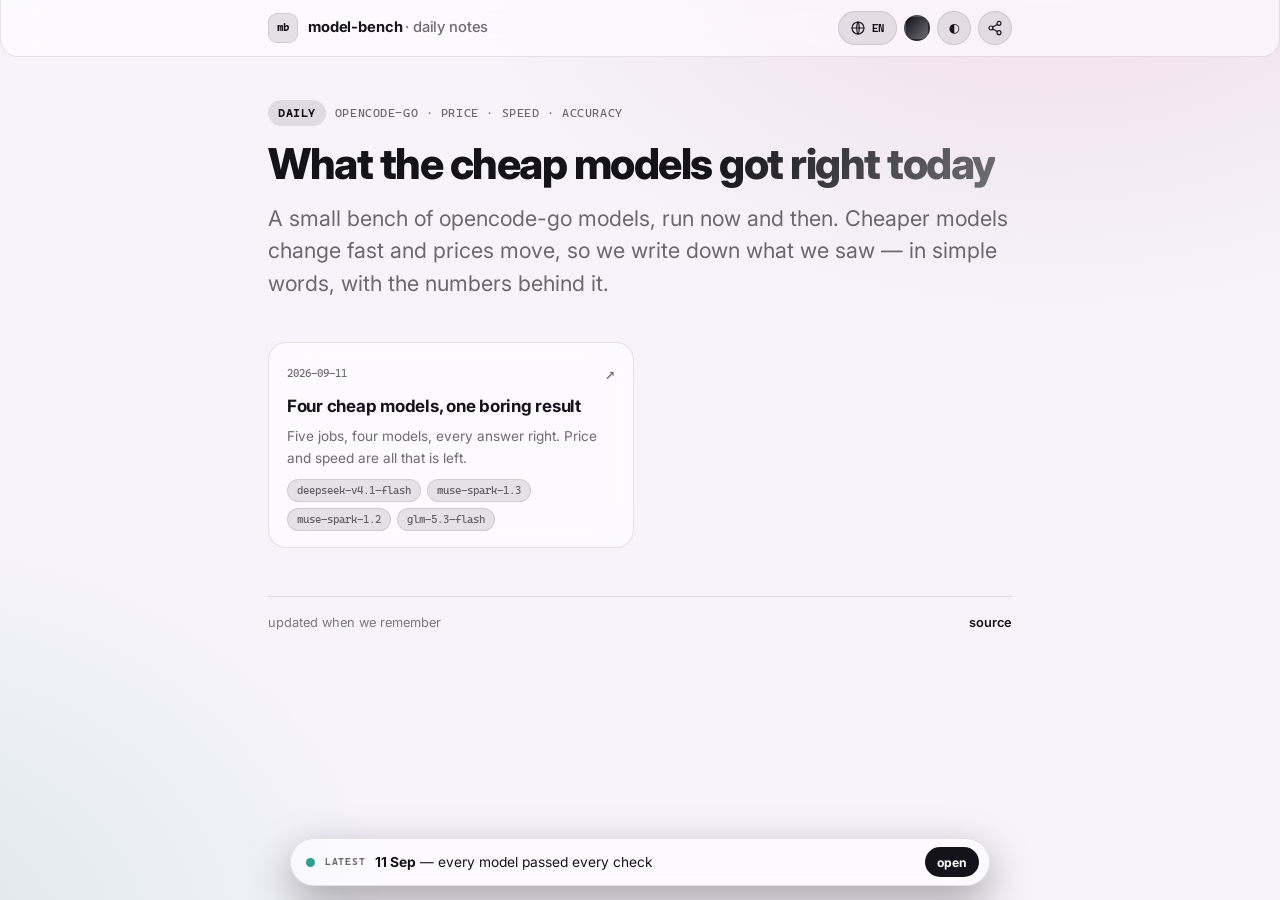
<file: index.html>
<!DOCTYPE html>
<html lang="en">
<head>
<meta charset="UTF-8">
<meta name="viewport" content="width=device-width, initial-scale=1.0, viewport-fit=cover">
<meta name="theme-color" content="#0B0B0F">
<link rel="icon" href="data:,">
<title>model-bench</title>
<meta name="description" content="A daily note on opencode-go models: what they cost, how fast they are, and what they got wrong. Simple words, English and Hinglish.">
<meta property="og:type" content="website">
<meta property="og:title" content="model-bench">
<meta property="og:description" content="Daily notes on cheap opencode-go models. Simple words, English and Hinglish.">
<meta property="og:url" content="https://nd28.github.io/model-bench/">
<meta name="twitter:card" content="summary">
<link rel="preconnect" href="https://fonts.googleapis.com">
<link rel="preconnect" href="https://fonts.gstatic.com" crossorigin>
<link href="https://fonts.googleapis.com/css2?family=Inter:wght@400;500;600;700;800&display=swap" rel="stylesheet">
<link rel="stylesheet" href="assets/style.css?v=20260911-8">
<script src="assets/app.js?v=20260911-8" defer></script>
</head>
<body>

<header class="topbar glass">
  <div class="inner">
    <a class="brand" href="index.html">
      <span class="mk">mb</span>
      <span class="nm">model-bench <span class="hush">· daily notes</span></span>
    </a>
    <div class="controls">
      <button class="iconbtn" id="langBtn" type="button" onclick="toggleLang()" title="Language">
        <svg viewBox="0 0 24 24" fill="none" stroke="currentColor" stroke-width="1.7" stroke-linecap="round" stroke-linejoin="round"><circle cx="12" cy="12" r="9"/><path d="M3 12h18"/><path d="M12 3c2.5 3 2.5 15 0 18"/><path d="M12 3c-2.5 3-2.5 15 0 18"/></svg>
        <span class="tag" id="langLabel" data-en="EN" data-hi="HI">EN</span>
      </button>
      <button class="accent-dot" id="accentBtn" type="button" onclick="cycleAccent()" aria-label="Change accent colour" title="Accent colour"></button>
      <button class="iconbtn only-icon" id="themeBtn" type="button" onclick="toggleTheme()" title="Theme: auto">◐</button>
      <button class="iconbtn only-icon" id="shareBtn" type="button" onclick="sharePage()" aria-label="Share" title="Share">
        <svg viewBox="0 0 24 24" fill="none" stroke="currentColor" stroke-width="1.7" stroke-linecap="round" stroke-linejoin="round"><circle cx="18" cy="5" r="3"/><circle cx="6" cy="12" r="3"/><circle cx="18" cy="19" r="3"/><path d="M8.6 13.5l6.8 3.9M15.4 6.6L8.6 10.5"/></svg>
      </button>
    </div>
  </div>
</header>

<main class="wrap">

  <div class="hero">
    <div class="eyebrow">
      <span class="pill" data-en="daily" data-hi="roz">daily</span>
      <span data-en="opencode-go · price · speed · accuracy" data-hi="opencode-go · daam · speed · sahi-galat">opencode-go · price · speed · accuracy</span>
    </div>
    <h1><span class="lang-en">What the cheap models <span class="grad">got right today</span></span><span class="lang-hi">Aaj saste models ne <span class="grad">kya sahi kiya</span></span></h1>
    <p class="standfirst">
      <span class="lang-en">A small bench of opencode-go models, run now and then. Cheaper models change fast and prices move, so we write down what we saw — in simple words, with the numbers behind it.</span>
      <span class="lang-hi">opencode-go models ka ek chhota bench, beech-beech me chalaya. Saste models jaldi badalte hain aur daam hilte rehte hain, isliye jo dekha wo likh dete hain — aasan shabdon me, numbers ke saath.</span>
    </p>
  </div>

  <ul class="feed">
    <li>
      <a class="pcard" href="posts/2026-09-11.html">
        <span class="row">
          <span class="date">2026-09-11</span>
          <span class="arrow">↗</span>
        </span>
        <span class="ttl" style="view-transition-name: post-2026-09-11"><span class="lang-en">Four cheap models, one boring result</span><span class="lang-hi">Chaar saste model, ek boring result</span></span>
        <span class="sub" data-en="Five jobs, four models, every answer right. Price and speed are all that is left." data-hi="Paanch kaam, chaar model, sab jawab sahi. Ab sirf daam aur speed bachi.">Five jobs, four models, every answer right. Price and speed are all that is left.</span>
        <span class="tags"><span class="t">deepseek-v4.1-flash</span><span class="t">muse-spark-1.3</span><span class="t">muse-spark-1.2</span><span class="t">glm-5.3-flash</span></span>
      </a>
    </li>
  </ul>

  <footer>
    <span data-en="updated when we remember" data-hi="jab yaad aata hai tab update">updated when we remember</span>
    <span><a href="https://github.com/nd28/model-bench" target="_blank" rel="noopener">source</a></span>
  </footer>

</main>

<div class="benchbar glass no-prog" id="benchbar"
     data-label-en="latest" data-label-hi="latest"
     data-status-en="<b>11 Sep</b> — every model passed every check" data-status-hi="<b>11 Sep</b> — har model ne sab sahi kiya"
     data-action-en="open" data-action-hi="kholo"
     data-href="posts/2026-09-11.html">
  <span class="bb-dot"></span>
  <span class="bb-label" id="bbLabel">latest</span>
  <span class="bb-text" id="bbText" aria-live="polite"></span>
  <button class="bb-action" id="bbAction" type="button"></button>
  <span class="bb-prog"><i id="bbProg"></i></span>
</div>

</body>
</html>
</file>
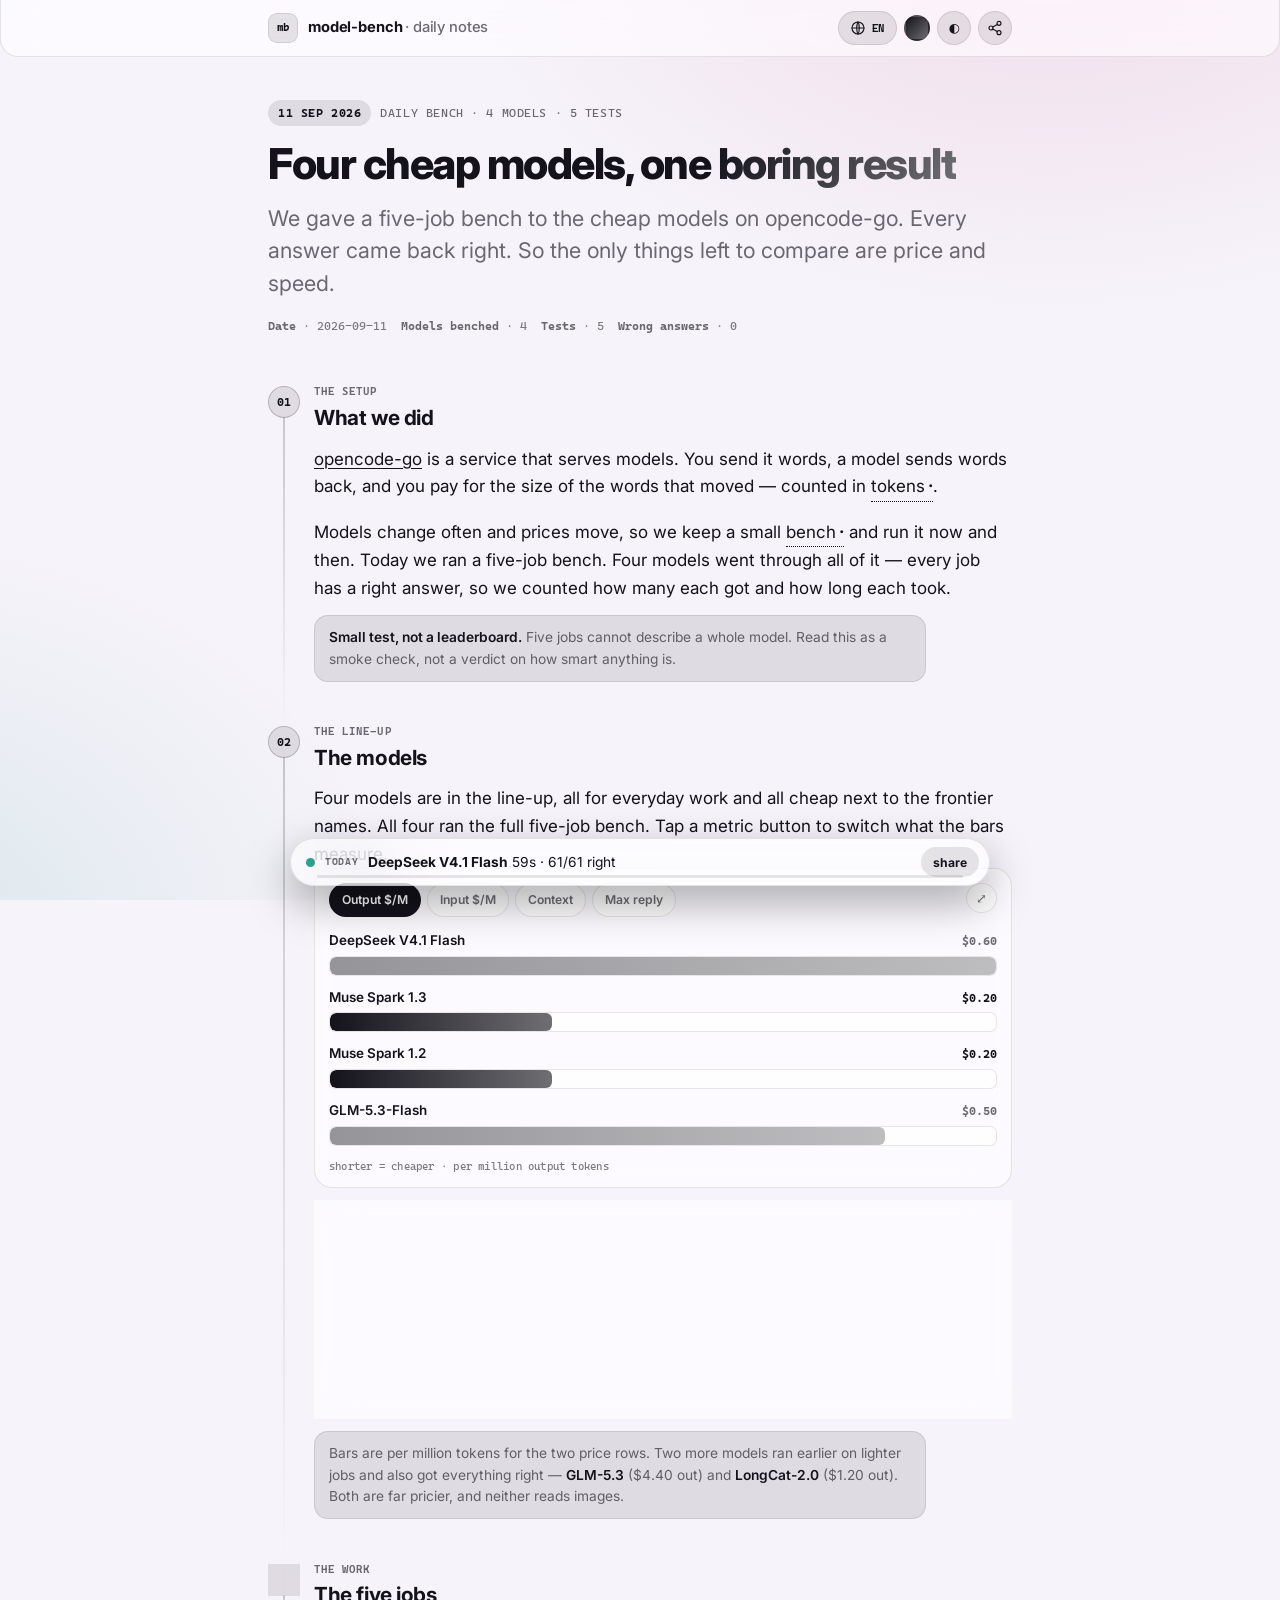
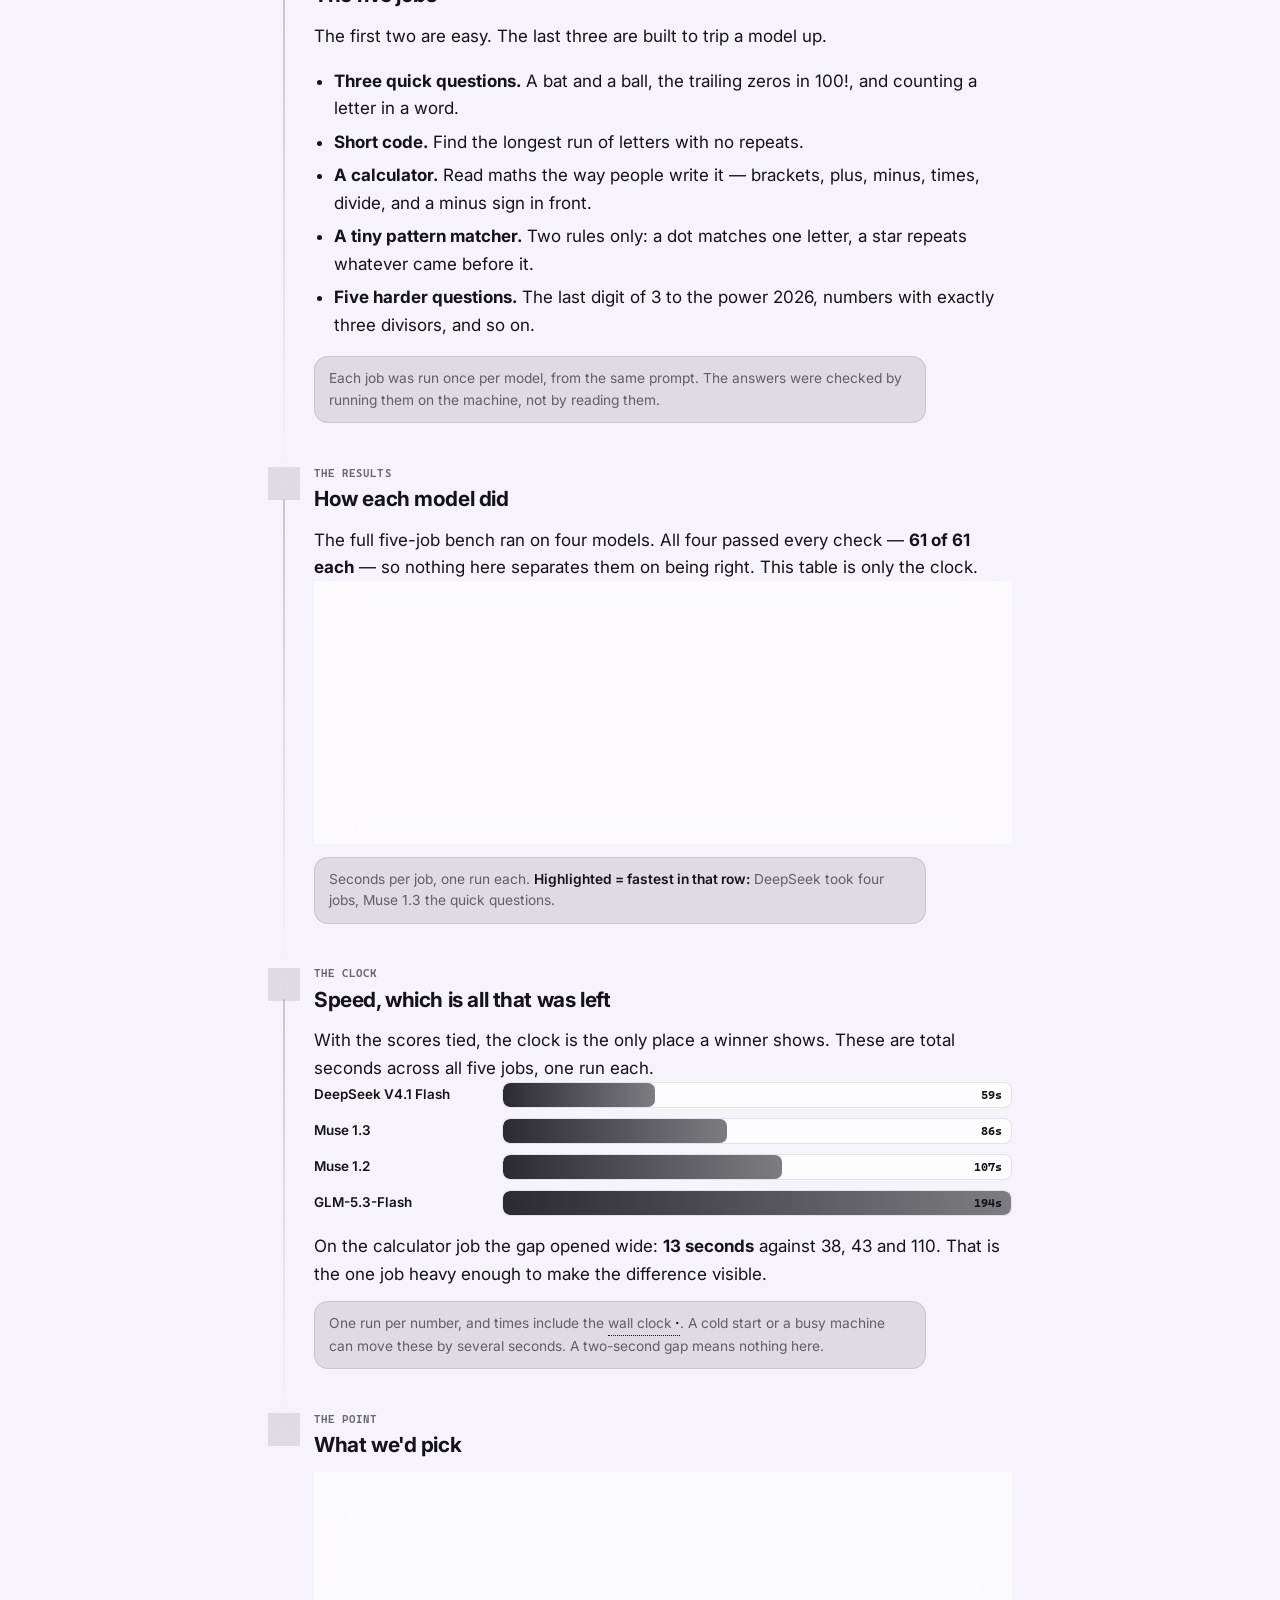
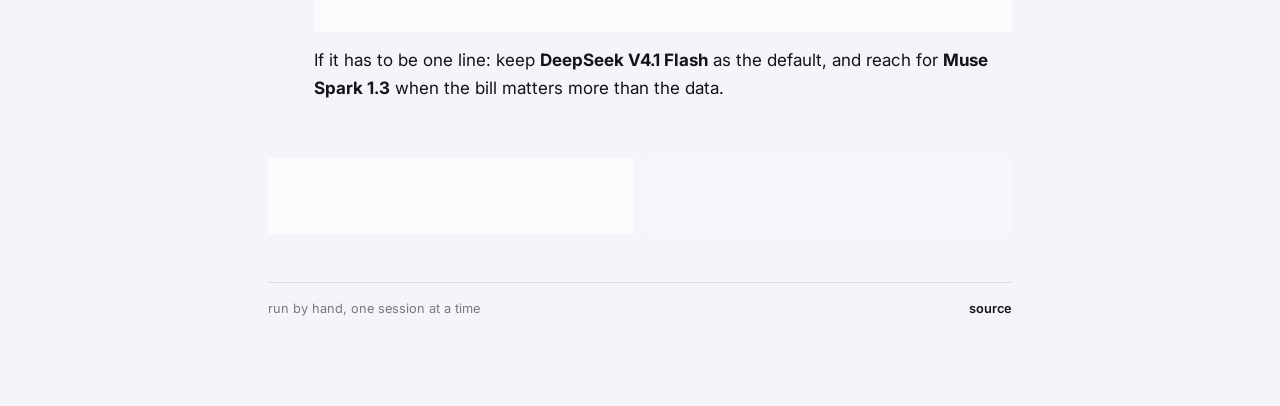
<file: posts/2026-09-11.html>
<!DOCTYPE html>
<html lang="en">
<head>
<meta charset="UTF-8">
<meta name="viewport" content="width=device-width, initial-scale=1.0, viewport-fit=cover">
<meta name="theme-color" content="#0B0B0F">
<link rel="icon" href="data:,">
<title>Four cheap models, one boring result — model-bench</title>
<meta name="description" content="We ran five small tests on the cheapest models on opencode-go. All of them passed. What is left is price and speed.">
<meta property="og:type" content="article">
<meta property="og:title" content="Four cheap models, one boring result">
<meta property="og:description" content="Five small tests, four cheap models, every answer right. The only differences left are price and speed.">
<meta property="og:url" content="https://nd28.github.io/model-bench/posts/2026-09-11.html">
<meta name="twitter:card" content="summary">
<link rel="preconnect" href="https://fonts.googleapis.com">
<link rel="preconnect" href="https://fonts.gstatic.com" crossorigin>
<link href="https://fonts.googleapis.com/css2?family=Inter:wght@400;500;600;700;800&display=swap" rel="stylesheet">
<link rel="stylesheet" href="../assets/style.css?v=20260911-8">
<script src="../assets/app.js?v=20260911-8" defer></script>
</head>
<body>

<header class="topbar glass">
  <div class="inner">
    <a class="brand" href="../index.html">
      <span class="mk">mb</span>
      <span class="nm">model-bench <span class="hush">· daily notes</span></span>
    </a>
    <div class="controls">
      <button class="iconbtn" id="langBtn" type="button" onclick="toggleLang()" title="Language">
        <svg viewBox="0 0 24 24" fill="none" stroke="currentColor" stroke-width="1.7" stroke-linecap="round" stroke-linejoin="round"><circle cx="12" cy="12" r="9"/><path d="M3 12h18"/><path d="M12 3c2.5 3 2.5 15 0 18"/><path d="M12 3c-2.5 3-2.5 15 0 18"/></svg>
        <span class="tag" id="langLabel" data-en="EN" data-hi="HI">EN</span>
      </button>
      <button class="accent-dot" id="accentBtn" type="button" onclick="cycleAccent()" aria-label="Change accent colour" title="Accent colour"></button>
      <button class="iconbtn only-icon" id="themeBtn" type="button" onclick="toggleTheme()" title="Theme: auto">◐</button>
      <button class="iconbtn only-icon" id="shareBtn" type="button" onclick="sharePage()" aria-label="Share" title="Share">
        <svg viewBox="0 0 24 24" fill="none" stroke="currentColor" stroke-width="1.7" stroke-linecap="round" stroke-linejoin="round"><circle cx="18" cy="5" r="3"/><circle cx="6" cy="12" r="3"/><circle cx="18" cy="19" r="3"/><path d="M8.6 13.5l6.8 3.9M15.4 6.6L8.6 10.5"/></svg>
      </button>
    </div>
  </div>
</header>

<main class="wrap">

  <div class="hero">
    <div class="eyebrow">
      <span class="pill">11 Sep 2026</span>
      <span data-en="daily bench · 4 models · 5 tests" data-hi="daily bench · 4 model · 5 test">daily bench · 4 models · 5 tests</span>
    </div>
    <h1 style="view-transition-name: post-2026-09-11">
      <span class="lang-en">Four cheap models, one <span class="grad">boring result</span></span>
      <span class="lang-hi">Chaar saste model, ek <span class="grad">boring result</span></span>
    </h1>
    <p class="standfirst">
      <span class="lang-en">We gave a five-job bench to the cheap models on opencode-go. Every answer came back right. So the only things left to compare are price and speed.</span>
      <span class="lang-hi">opencode-go ke saste models ko paanch kaam ka bench diya. Har jawab sahi aaya. Ab compare karne ke liye sirf daam aur speed bache.</span>
    </p>
    <div class="meta">
      <span><b data-en="Date" data-hi="Taareekh">Date</b> · 2026-09-11</span>
      <span><b data-en="Models benched" data-hi="Model benched">Models benched</b> · 4</span>
      <span><b data-en="Tests" data-hi="Test">Tests</b> · 5</span>
      <span><b data-en="Wrong answers" data-hi="Galat jawab">Wrong answers</b> · 0</span>
    </div>
  </div>

  <!-- ───────────── ENGLISH ───────────── -->
  <div class="lang-en">
    <div class="flow">

      <section class="step">
        <span class="num">01</span>
        <h2><span class="kicker">the setup</span>What we did</h2>
        <div class="prose">
          <p><a href="https://opencode.ai" target="_blank" rel="noopener">opencode-go</a> is a service that serves models. You send it words, a model sends words back, and you pay for the size of the words that moved — counted in <button class="term" type="button" data-tip="A token is a small piece of a word. Models count what you send and what they write back in tokens, and you pay per token.">tokens</button>.</p>
          <p>Models change often and prices move, so we keep a small <button class="term" type="button" data-tip="A bench is a fixed set of small jobs. You run the same jobs again and again, so today&#39;s numbers can be compared with last week&#39;s.">bench</button> and run it now and then. Today we ran a five-job bench. Four models went through all of it — every job has a right answer, so we counted how many each got and how long each took.</p>
        </div>
        <p class="caption"><b>Small test, not a leaderboard.</b> Five jobs cannot describe a whole model. Read this as a smoke check, not a verdict on how smart anything is.</p>
      </section>

      <section class="step">
        <span class="num">02</span>
        <h2><span class="kicker">the line-up</span>The models</h2>
        <div class="prose">
          <p>Four models are in the line-up, all for everyday work and all cheap next to the frontier names. All four ran the full five-job bench. Tap a metric button to switch what the bars measure.</p>
        </div>
        <div class="compare">
          <div class="ctabs">
            <button class="ctab" type="button" data-metric="out">Output $/M</button>
            <button class="ctab" type="button" data-metric="in">Input $/M</button>
            <button class="ctab" type="button" data-metric="ctx">Context</button>
            <button class="ctab" type="button" data-metric="max">Max reply</button>
          </div>
          <div class="chart">
            <div class="crow" data-in="0.15" data-out="0.60" data-ctx="1.00" data-max="384">
              <span class="nm">DeepSeek V4.1 Flash</span><span class="val">$0.60</span>
              <span class="ctrack"><i class="cfill"></i></span>
            </div>
            <div class="crow" data-in="0.10" data-out="0.20" data-ctx="1.05" data-max="131">
              <span class="nm">Muse Spark 1.3</span><span class="val">$0.20</span>
              <span class="ctrack"><i class="cfill"></i></span>
            </div>
            <div class="crow" data-in="0.10" data-out="0.20" data-ctx="1.05" data-max="131">
              <span class="nm">Muse Spark 1.2</span><span class="val">$0.20</span>
              <span class="ctrack"><i class="cfill"></i></span>
            </div>
            <div class="crow" data-in="0.15" data-out="0.50" data-ctx="1.00" data-max="131">
              <span class="nm">GLM-5.3-Flash</span><span class="val">$0.50</span>
              <span class="ctrack"><i class="cfill"></i></span>
            </div>
          </div>
          <p class="chint"></p>
        </div>
        <div class="table-scroll">
          <table>
            <thead><tr><th>Model</th><th>Images</th><th>Trains on you</th></tr></thead>
            <tbody>
              <tr><td>DeepSeek V4.1 Flash</td><td class="ok">yes</td><td>no</td></tr>
              <tr><td>Muse Spark 1.3</td><td class="ok">yes</td><td>yes</td></tr>
              <tr><td>Muse Spark 1.2</td><td class="ok">yes</td><td>yes</td></tr>
              <tr><td>GLM-5.3-Flash</td><td class="ok">yes</td><td>no</td></tr>
            </tbody>
          </table>
        </div>
        <p class="caption">Bars are per million tokens for the two price rows. Two more models ran earlier on lighter jobs and also got everything right — <b>GLM-5.3</b> ($4.40 out) and <b>LongCat-2.0</b> ($1.20 out). Both are far pricier, and neither reads images.</p>
      </section>

      <section class="step">
        <span class="num">03</span>
        <h2><span class="kicker">the work</span>The five jobs</h2>
        <div class="prose">
          <p>The first two are easy. The last three are built to trip a model up.</p>
          <ul>
            <li><strong>Three quick questions.</strong> A bat and a ball, the trailing zeros in 100!, and counting a letter in a word.</li>
            <li><strong>Short code.</strong> Find the longest run of letters with no repeats.</li>
            <li><strong>A calculator.</strong> Read maths the way people write it — brackets, plus, minus, times, divide, and a minus sign in front.</li>
            <li><strong>A tiny pattern matcher.</strong> Two rules only: a dot matches one letter, a star repeats whatever came before it.</li>
            <li><strong>Five harder questions.</strong> The last digit of 3 to the power 2026, numbers with exactly three divisors, and so on.</li>
          </ul>
        </div>
        <p class="caption">Each job was run once per model, from the same prompt. The answers were checked by running them on the machine, not by reading them.</p>
      </section>

      <section class="step">
        <span class="num">04</span>
        <h2><span class="kicker">the results</span>How each model did</h2>
        <div class="prose">
          <p>The full five-job bench ran on four models. All four passed every check — <strong>61 of 61 each</strong> — so nothing here separates them on being right. This table is only the clock.</p>
        </div>
        <div class="table-scroll">
          <table>
            <thead>
              <tr><th>Job (checks)</th><th class="num">DeepSeek V4.1 Flash</th><th class="num">Muse 1.3</th><th class="num">Muse 1.2</th><th class="num">GLM-5.3-Flash</th></tr>
            </thead>
            <tbody>
              <tr><td>Quick questions (3)</td><td class="num">12s</td><td class="num win-col">10s</td><td class="num">12s</td><td class="num">17s</td></tr>
              <tr><td>Short code (8)</td><td class="num win-col">11s</td><td class="num">12s</td><td class="num">12s</td><td class="num">15s</td></tr>
              <tr><td>Calculator (23)</td><td class="num win-col">13s</td><td class="num">38s</td><td class="num">43s</td><td class="num">110s</td></tr>
              <tr><td>Pattern matcher (22)</td><td class="num win-col">12s</td><td class="num">14s</td><td class="num">24s</td><td class="num">29s</td></tr>
              <tr><td>Hard questions (5)</td><td class="num win-col">11s</td><td class="num">12s</td><td class="num">16s</td><td class="num">23s</td></tr>
            </tbody>
          </table>
        </div>
        <p class="caption">Seconds per job, one run each. <b>Highlighted = fastest in that row:</b> DeepSeek took four jobs, Muse 1.3 the quick questions.</p>
      </section>

      <section class="step">
        <span class="num">05</span>
        <h2><span class="kicker">the clock</span>Speed, which is all that was left</h2>
        <div class="prose">
          <p>With the scores tied, the clock is the only place a winner shows. These are total seconds across all five jobs, one run each.</p>
        </div>
        <div class="bars">
          <div class="bar-row">
            <div class="label"><b>DeepSeek V4.1 Flash</b></div>
            <div class="bar-track"><div class="bar-fill" style="width:30%"></div><span class="val">59s</span></div>
          </div>
          <div class="bar-row">
            <div class="label"><b>Muse 1.3</b></div>
            <div class="bar-track"><div class="bar-fill" style="width:44%"></div><span class="val">86s</span></div>
          </div>
          <div class="bar-row">
            <div class="label"><b>Muse 1.2</b></div>
            <div class="bar-track"><div class="bar-fill" style="width:55%"></div><span class="val">107s</span></div>
          </div>
          <div class="bar-row">
            <div class="label"><b>GLM-5.3-Flash</b></div>
            <div class="bar-track"><div class="bar-fill" style="width:100%"></div><span class="val">194s</span></div>
          </div>
        </div>
        <div class="prose">
          <p>On the calculator job the gap opened wide: <strong>13 seconds</strong> against 38, 43 and 110. That is the one job heavy enough to make the difference visible.</p>
        </div>
        <p class="caption">One run per number, and times include the <button class="term" type="button" data-tip="Wall-clock time is real time on the clock — the thing you actually wait for — as opposed to time spent only inside the model.">wall clock</button>. A cold start or a busy machine can move these by several seconds. A two-second gap means nothing here.</p>
      </section>

      <section class="step">
        <span class="num">06</span>
        <h2><span class="kicker">the point</span>What we'd pick</h2>
        <div class="verdict">
          <ul>
            <li><span class="mk">🟡</span><span><strong>Quality — no winner today.</strong> Four models, five jobs, every answer right.</span></li>
            <li><span class="mk">🟢</span><span><strong>Speed — DeepSeek V4.1 Flash</strong>, clearly, once the job gets heavy.</span></li>
            <li><span class="mk">🔵</span><span><strong>Price — Muse Spark 1.3</strong>, at a third of the output cost.</span></li>
            <li><span class="mk">🔒</span><span><strong>Privacy — DeepSeek</strong> does not train on your data. Muse does, and it asks first.</span></li>
          </ul>
        </div>
        <div class="prose" style="margin-top:16px">
          <p>If it has to be one line: keep <strong>DeepSeek V4.1 Flash</strong> as the default, and reach for <strong>Muse Spark 1.3</strong> when the bill matters more than the data.</p>
        </div>
      </section>

    </div>
  </div>

  <!-- ───────────── HINGLISH ───────────── -->
  <div class="lang-hi">
    <div class="flow">

      <section class="step">
        <span class="num">01</span>
        <h2><span class="kicker">setup</span>Humne kya kiya</h2>
        <div class="prose">
          <p><a href="https://opencode.ai" target="_blank" rel="noopener">opencode-go</a> ek service hai jo models deti hai. Tum kuch bhejte ho, model jawab deta hai, aur tum words ke size ka paisa dete ho — jise <button class="term" type="button" data-tip="Token ek chhota tukda hota hai word ka. Model jo bhejte ho aur jo likhta hai, dono ko token me ginta hai, aur paisa per token lagta hai.">token</button> kehte hain.</p>
          <p>Models badalte rehte hain aur daam hilte rehte hain, isliye hum ek chhota <button class="term" type="button" data-tip="Bench matlab kaam ka ek fixed set. Wahi kaam baar-baar chalate hain, taaki aaj ke number pichhle hafte se compare ho sakein.">bench</button> rakhte hain aur beech-beech me chalate hain. Aaj humne paanch-kaam ka bench chalaya. Chaar model ne poora kiya — har kaam ka ek sahi jawab hai, isliye ginti ki kisne kitne sahi kiye aur kitna time liya.</p>
        </div>
        <p class="caption"><b>Chhota test, leaderboard nahi.</b> Paanch kaam se poora model describe nahi hota. Ise smoke check samjho, dimaag ka faisla nahi.</p>
      </section>

      <section class="step">
        <span class="num">02</span>
        <h2><span class="kicker">line-up</span>Model kaun-kaun</h2>
        <div class="prose">
          <p>Line-up me chaar model hain, sab rozmarra ke kaam ke liye aur bade naamoon se saste. Chaaron ne poora paanch-kaam bench chalaya. Bars badalne ke liye koi bhi metric button dabao.</p>
        </div>
        <div class="compare">
          <div class="ctabs">
            <button class="ctab" type="button" data-metric="out">Output $/M</button>
            <button class="ctab" type="button" data-metric="in">Input $/M</button>
            <button class="ctab" type="button" data-metric="ctx">Context</button>
            <button class="ctab" type="button" data-metric="max">Max reply</button>
          </div>
          <div class="chart">
            <div class="crow" data-in="0.15" data-out="0.60" data-ctx="1.00" data-max="384">
              <span class="nm">DeepSeek V4.1 Flash</span><span class="val">$0.60</span>
              <span class="ctrack"><i class="cfill"></i></span>
            </div>
            <div class="crow" data-in="0.10" data-out="0.20" data-ctx="1.05" data-max="131">
              <span class="nm">Muse Spark 1.3</span><span class="val">$0.20</span>
              <span class="ctrack"><i class="cfill"></i></span>
            </div>
            <div class="crow" data-in="0.10" data-out="0.20" data-ctx="1.05" data-max="131">
              <span class="nm">Muse Spark 1.2</span><span class="val">$0.20</span>
              <span class="ctrack"><i class="cfill"></i></span>
            </div>
            <div class="crow" data-in="0.15" data-out="0.50" data-ctx="1.00" data-max="131">
              <span class="nm">GLM-5.3-Flash</span><span class="val">$0.50</span>
              <span class="ctrack"><i class="cfill"></i></span>
            </div>
          </div>
          <p class="chint"></p>
        </div>
        <div class="table-scroll">
          <table>
            <thead><tr><th>Model</th><th>Image</th><th>Data train</th></tr></thead>
            <tbody>
              <tr><td>DeepSeek V4.1 Flash</td><td class="ok">haan</td><td>nahi</td></tr>
              <tr><td>Muse Spark 1.3</td><td class="ok">haan</td><td>haan</td></tr>
              <tr><td>Muse Spark 1.2</td><td class="ok">haan</td><td>haan</td></tr>
              <tr><td>GLM-5.3-Flash</td><td class="ok">haan</td><td>nahi</td></tr>
            </tbody>
          </table>
        </div>
        <p class="caption">Bars do price rows ke liye per million token hain. Do aur model pehle halke kaam pe test kiye the, wo bhi sab sahi — <b>GLM-5.3</b> ($4.40 out) aur <b>LongCat-2.0</b> ($1.20 out). Dono kaafi mehnge, aur dono image nahi padhte.</p>
      </section>

      <section class="step">
        <span class="num">03</span>
        <h2><span class="kicker">kaam</span>Paanch kaam</h2>
        <div class="prose">
          <p>Pehle do aasan hain. Aakhri teen jaan-boojh kar model ko phasane ke liye banaye.</p>
          <ul>
            <li><strong>Teen chhote sawaal.</strong> Bat aur ball, 100! ke aakhir me zeros, aur ek word me letter ginti.</li>
            <li><strong>Chhota code.</strong> Aisi sabse lambi letters ki kataar dhoondo jisme koi letter repeat na ho.</li>
            <li><strong>Ek calculator.</strong> Maths waise padho jaise log likhte hain — brackets, plus, minus, times, divide, aur aage minus sign.</li>
            <li><strong>Chhota pattern matcher.</strong> Sirf do niyam: dot ek letter se match karta hai, star pichhli cheez repeat karta hai.</li>
            <li><strong>Paanch mushkil sawaal.</strong> 3 ki power 2026 ka aakhri digit, theek teen divisor wale number, waghairah.</li>
          </ul>
        </div>
        <p class="caption">Har kaam har model pe ek baar chala. Jawab machine pe chala kar check kiye, aankh se nahi.</p>
      </section>

      <section class="step">
        <span class="num">04</span>
        <h2><span class="kicker">result</span>Har model ne kaisa kiya</h2>
        <div class="prose">
          <p>Poora paanch-kaam bench chaar model pe chala. Chaaron ne har check pass kiya — <strong>61 me se 61</strong> — toh sahi hone pe kuch alag nahi hai. Ye table sirf ghadi hai.</p>
        </div>
        <div class="table-scroll">
          <table>
            <thead>
              <tr><th>Kaam (checks)</th><th class="num">DeepSeek V4.1 Flash</th><th class="num">Muse 1.3</th><th class="num">Muse 1.2</th><th class="num">GLM-5.3-Flash</th></tr>
            </thead>
            <tbody>
              <tr><td>Aasan sawaal (3)</td><td class="num">12s</td><td class="num win-col">10s</td><td class="num">12s</td><td class="num">17s</td></tr>
              <tr><td>Chhota code (8)</td><td class="num win-col">11s</td><td class="num">12s</td><td class="num">12s</td><td class="num">15s</td></tr>
              <tr><td>Calculator (23)</td><td class="num win-col">13s</td><td class="num">38s</td><td class="num">43s</td><td class="num">110s</td></tr>
              <tr><td>Pattern matcher (22)</td><td class="num win-col">12s</td><td class="num">14s</td><td class="num">24s</td><td class="num">29s</td></tr>
              <tr><td>Mushkil sawaal (5)</td><td class="num win-col">11s</td><td class="num">12s</td><td class="num">16s</td><td class="num">23s</td></tr>
            </tbody>
          </table>
        </div>
        <p class="caption">Har kaam ke seconds, ek-ek run. <b>Highlighted = us row ka sabse tez:</b> DeepSeek ne chaar kaam, Muse 1.3 ne aasan sawaal.</p>
      </section>

      <section class="step">
        <span class="num">05</span>
        <h2><span class="kicker">ghadi</span>Speed — bas wahi bachi</h2>
        <div class="prose">
          <p>Scores barabar the, toh ghadi hi batayegi kaun aage hai. Ye paanchon kaam ke total seconds hain, ek-ek run.</p>
        </div>
        <div class="bars">
          <div class="bar-row">
            <div class="label"><b>DeepSeek V4.1 Flash</b></div>
            <div class="bar-track"><div class="bar-fill" style="width:30%"></div><span class="val">59s</span></div>
          </div>
          <div class="bar-row">
            <div class="label"><b>Muse 1.3</b></div>
            <div class="bar-track"><div class="bar-fill" style="width:44%"></div><span class="val">86s</span></div>
          </div>
          <div class="bar-row">
            <div class="label"><b>Muse 1.2</b></div>
            <div class="bar-track"><div class="bar-fill" style="width:55%"></div><span class="val">107s</span></div>
          </div>
          <div class="bar-row">
            <div class="label"><b>GLM-5.3-Flash</b></div>
            <div class="bar-track"><div class="bar-fill" style="width:100%"></div><span class="val">194s</span></div>
          </div>
        </div>
        <div class="prose">
          <p>Calculator wale kaam pe gap khul gaya: <strong>13 second</strong> vs 38, 43 aur 110. Bas wahi ek kaam itna bhari tha ki farq dikh jaye.</p>
        </div>
        <p class="caption">Ek number, ek run. Time me <button class="term" type="button" data-tip="Wall-clock matlab asli ghadi ka time — jitna tum sach me wait karte ho — na ki sirf model ke andar laga time.">wall clock</button> shamil hai. Thandi shuruaat ya busy machine kai second hila sakti hai. Do second ka farq yahan kuch nahi.</p>
      </section>

      <section class="step">
        <span class="num">06</span>
        <h2><span class="kicker">matlab</span>Hum kya chunte</h2>
        <div class="verdict">
          <ul>
            <li><span class="mk">🟡</span><span><strong>Quality — aaj koi winner nahi.</strong> Chaar model, paanch kaam, sab jawab sahi.</span></li>
            <li><span class="mk">🟢</span><span><strong>Speed — DeepSeek V4.1 Flash</strong>, saaf saaf, jab kaam bhari ho.</span></li>
            <li><span class="mk">🔵</span><span><strong>Daam — Muse Spark 1.3</strong>, output ke daam ka teesra hissa.</span></li>
            <li><span class="mk">🔒</span><span><strong>Privacy — DeepSeek</strong> tumhare data pe train nahi karta. Muse karta hai, par pehle poochhta hai.</span></li>
          </ul>
        </div>
        <div class="prose" style="margin-top:16px">
          <p>Agar ek line me kehna ho: <strong>DeepSeek V4.1 Flash</strong> ko default rakho, aur <strong>Muse Spark 1.3</strong> tab uthao jab bill data se zyada maayne rakhta ho.</p>
        </div>
      </section>

    </div>
  </div>

  <nav class="postnav">
    <a href="../index.html">
      <span class="dir" data-en="← all posts" data-hi="← saare posts">← all posts</span>
      <span class="ttl" data-en="model-bench home" data-hi="model-bench home">model-bench home</span>
    </a>
    <div class="void next">
      <span class="dir" data-en="next post →" data-hi="agla post →">next post →</span>
      <span class="ttl" data-en="tomorrow" data-hi="kal">tomorrow</span>
    </div>
  </nav>

  <footer>
    <span data-en="run by hand, one session at a time" data-hi="haath se chalaya, ek session ek baar">run by hand, one session at a time</span>
    <span><a href="https://github.com/nd28/model-bench" target="_blank" rel="noopener">source</a></span>
  </footer>

</main>

<div class="benchbar glass" id="benchbar" data-prog="1"
     data-label-en="today" data-label-hi="aaj"
     data-status-en="<b>DeepSeek V4.1 Flash</b> 59s · 61/61 right" data-status-hi="<b>DeepSeek V4.1 Flash</b> 59s · 61/61 sahi"
     data-action-en="share" data-action-hi="share">
  <span class="bb-dot"></span>
  <span class="bb-label" id="bbLabel">today</span>
  <span class="bb-text" id="bbText" aria-live="polite"></span>
  <button class="bb-action" id="bbAction" type="button"></button>
  <span class="bb-prog"><i id="bbProg"></i></span>
</div>

</body>
</html>
</file>
<file: assets/style.css>
/* ============================================================
   model-bench — OS-inspired (liquid glass) take
   borrowed from: token theming · liquid glass · view transitions ·
   a single glanceable status slot · adaptive reachability
   nd28 house accents (pink / mint) · Inter + Cascadia Code
   ============================================================ */

@font-face {
  font-family: 'Cascadia Code';
  font-style: normal; font-weight: 400; font-display: swap;
  src: url('cascadia-code-400.woff2') format('woff2');
}
@font-face {
  font-family: 'Cascadia Code';
  font-style: normal; font-weight: 700; font-display: swap;
  src: url('cascadia-code-700.woff2') format('woff2');
}

/* ── tokens ───────────────────────────────────────────────── */
:root {
  /* the accent is one variable; app.js can repaint the whole UI.
     Fallback is the black-and-white preset, resolved per theme (dark here). */
  --accent: #F5F5F7;
  --accent-2: #98989D;
  --accent-soft: rgba(245, 245, 247, 0.16);
  --accent-ring: rgba(245, 245, 247, 0.30);
  --on-accent: #14121B; /* readable ink on --accent; app.js recomputes per preset */

  --radius: 18px;
  --blur: 22px;

  --step-0: clamp(0.95rem, 0.9rem + 0.3vw, 1.0625rem);
  --step-1: clamp(1.08rem, 1rem + 0.5vw, 1.35rem);
  --step-2: clamp(1.7rem, 1.3rem + 1.7vw, 2.9rem);

  --font: 'Inter', system-ui, -apple-system, 'Segoe UI', 'Noto Sans', sans-serif;
  --mono: 'Cascadia Code', ui-monospace, 'SF Mono', Menlo, monospace;
  --ease: cubic-bezier(0.2, 0.9, 0.25, 1);
  --measure: 68ch;
}

/* dark is the default resolved theme */
:root, [data-theme='dark'] {
  color-scheme: dark;
  --bg-base: #0B0B0F;
  --wash-1: rgba(240, 111, 163, 0.20);
  --wash-2: rgba(95, 211, 196, 0.16);
  --surface: rgba(24, 24, 32, 0.55);
  --surface-solid: #15151C;
  --surface-2: rgba(38, 38, 50, 0.55);
  --text: #F5F5F7;
  --text-dim: rgba(245, 245, 247, 0.62);
  --faint: rgba(245, 245, 247, 0.55);
  --glass-border: rgba(255, 255, 255, 0.14);
  --glass-border-str: rgba(255, 255, 255, 0.24);
  --tooltip-bg: rgba(30, 30, 40, 0.92);
  --ok: #5FD3C4;
}
[data-theme='light'] {
  color-scheme: light;
  --accent: #14121B;
  --accent-2: #6E6E73;
  --accent-soft: rgba(20, 18, 27, 0.10);
  --accent-ring: rgba(20, 18, 27, 0.30);
  --on-accent: #fff;
  --bg-base: #F6F3FA;
  --wash-1: rgba(196, 62, 124, 0.14);
  --wash-2: rgba(46, 158, 143, 0.14);
  --surface: rgba(255, 255, 255, 0.60);
  --surface-solid: #FFFFFF;
  --surface-2: rgba(255, 255, 255, 0.72);
  --text: #14121B;
  --text-dim: rgba(20, 18, 27, 0.62);
  --faint: rgba(20, 18, 27, 0.55);
  --glass-border: rgba(20, 18, 27, 0.10);
  --glass-border-str: rgba(20, 18, 27, 0.20);
  --tooltip-bg: rgba(255, 255, 255, 0.95);
  --ok: #2E9E8F;
}
@media (prefers-color-scheme: light) {
  :root:not([data-theme]) {
    color-scheme: light;
    --accent: #14121B;
    --accent-2: #6E6E73;
    --accent-soft: rgba(20, 18, 27, 0.10);
    --accent-ring: rgba(20, 18, 27, 0.30);
    --on-accent: #fff;
    --bg-base: #F6F3FA;
    --wash-1: rgba(196, 62, 124, 0.14);
    --wash-2: rgba(46, 158, 143, 0.14);
    --surface: rgba(255, 255, 255, 0.60);
    --surface-solid: #FFFFFF;
    --surface-2: rgba(255, 255, 255, 0.72);
    --text: #14121B;
    --text-dim: rgba(20, 18, 27, 0.62);
    --faint: rgba(20, 18, 27, 0.55);
    --glass-border: rgba(20, 18, 27, 0.10);
    --glass-border-str: rgba(20, 18, 27, 0.20);
    --tooltip-bg: rgba(255, 255, 255, 0.95);
    --ok: #2E9E8F;
  }
}
@media (prefers-contrast: more) {
  :root, [data-theme='dark'] { --surface: rgba(16, 16, 22, 0.95); --glass-border: rgba(255,255,255,0.5); }
  [data-theme='light'] { --surface: rgba(255, 255, 255, 0.97); --glass-border: rgba(0,0,0,0.4); }
}

/* ── base ─────────────────────────────────────────────────── */
* { box-sizing: border-box; }
html { -webkit-text-size-adjust: 100%; scroll-behavior: smooth; }
html, body { margin: 0; padding: 0; }
body {
  font-family: var(--font);
  font-size: var(--step-0);
  line-height: 1.62;
  color: var(--text);
  background-color: var(--bg-base);
  background-image:
    radial-gradient(1100px 760px at 82% -12%, var(--wash-1), transparent 55%),
    radial-gradient(900px 700px at -10% 105%, var(--wash-2), transparent 58%);
  background-attachment: fixed;
  -webkit-font-smoothing: antialiased;
  text-rendering: optimizeLegibility;
  min-height: 100vh;
  padding-bottom: calc(5.4rem + env(safe-area-inset-bottom));
}
::selection { background: var(--accent-soft); }
a { color: var(--accent); text-underline-offset: 3px; }
a:hover { text-decoration-thickness: 2px; }
.mono { font-family: var(--mono); font-variant-ligatures: contextual; }
.wrap { max-width: 780px; margin: 0 auto; padding: 0 18px; }

/* liquid glass */
.glass {
  background: var(--surface);
  -webkit-backdrop-filter: blur(var(--blur)) saturate(160%);
  backdrop-filter: blur(var(--blur)) saturate(160%);
  border: 1px solid var(--glass-border);
}
@supports not ((backdrop-filter: blur(1px)) or (-webkit-backdrop-filter: blur(1px))) {
  .glass { background: var(--surface-solid); }
}

/* ── top bar ──────────────────────────────────────────────── */
.topbar {
  position: sticky; top: 0; z-index: 50;
  margin: 0 0 4px;
  border-radius: 0 0 var(--radius) var(--radius);
  border-top: none;
}
.topbar .inner {
  max-width: 780px; margin: 0 auto; padding: 0.7rem 18px;
  display: flex; align-items: center; gap: 10px;
}
.brand { display: inline-flex; align-items: center; gap: 10px; text-decoration: none; color: var(--text); min-width: 0; }
.brand .mk {
  width: 30px; height: 30px; flex: none; border-radius: 9px;
  display: grid; place-items: center;
  background: var(--accent-soft); border: 1px solid var(--glass-border);
  font-family: var(--mono); font-size: 11px; font-weight: 700; color: var(--accent);
}
.brand .nm { font-weight: 700; font-size: 0.92rem; letter-spacing: -0.01em; white-space: nowrap; }
.brand .nm .hush { color: var(--text-dim); font-weight: 500; }
.controls { margin-left: auto; display: inline-flex; align-items: center; gap: 7px; }
.iconbtn {
  position: relative;
  display: inline-flex; align-items: center; gap: 6px;
  height: 34px; padding: 0 11px; border-radius: 999px;
  background: var(--accent-soft); border: 1px solid var(--glass-border);
  color: var(--text); font: inherit; font-size: 0.8rem; font-weight: 600;
  cursor: pointer; text-decoration: none;
  transition: transform .15s var(--ease), border-color .15s var(--ease);
}
/* keep the visible pill small; grow only the tappable area to 44px */
.iconbtn::after {
  content: ''; position: absolute; left: 50%; top: 50%;
  transform: translate(-50%, -50%);
  width: 100%; min-width: 44px; height: 44px;
}
.iconbtn:hover { transform: translateY(-1px); border-color: var(--glass-border-str); }
.iconbtn:active { transform: scale(0.95); }
.iconbtn svg { width: 16px; height: 16px; }
.iconbtn .tag { font-family: var(--mono); font-size: 10.5px; font-weight: 700; letter-spacing: .05em; }
.iconbtn.only-icon { padding: 0; width: 34px; justify-content: center; }
.accent-dot {
  position: relative;
  width: 26px; height: 26px; border-radius: 50%; flex: none; cursor: pointer;
  background: linear-gradient(135deg, var(--accent), var(--accent-2));
  border: 2px solid var(--glass-border); padding: 0;
  transition: transform .15s var(--ease);
}
/* keep the dot 26px; grow only the tappable area to 44px */
.accent-dot::before {
  content: ''; position: absolute; left: 50%; top: 50%;
  transform: translate(-50%, -50%);
  width: 44px; height: 44px; border-radius: 50%;
}
.accent-dot:hover { transform: scale(1.08); }
.accent-dot:active { transform: scale(0.92); }

/* ── hero ─────────────────────────────────────────────────── */
.hero { padding: 2.4rem 0 0.5rem; }
.eyebrow {
  display: flex; flex-wrap: wrap; align-items: center; gap: 9px;
  font-family: var(--mono); font-size: 11.5px; letter-spacing: .05em;
  text-transform: uppercase; color: var(--text-dim);
}
.eyebrow .pill {
  display: inline-flex; align-items: center; gap: 6px;
  padding: 4px 10px; border-radius: 999px;
  background: var(--accent-soft); color: var(--accent); font-weight: 700;
}
.hero h1 {
  font-size: var(--step-2); line-height: 1.05; font-weight: 800;
  letter-spacing: -0.035em; margin: 16px 0 0;
}
.hero h1 .grad {
  background: linear-gradient(115deg, var(--accent), var(--accent-2));
  -webkit-background-clip: text; background-clip: text;
  -webkit-text-fill-color: transparent; color: transparent;
}
.standfirst { color: var(--text-dim); font-size: var(--step-1); line-height: 1.5; margin: 15px 0 0; max-width: var(--measure); }
.meta {
  display: flex; flex-wrap: wrap; gap: 7px 14px; margin: 18px 0 0;
  font-family: var(--mono); font-size: 11.5px; color: var(--faint);
}
.meta b { color: var(--text-dim); font-weight: 700; }

/* ── reading flow ─────────────────────────────────────────── */
.flow { margin-top: 2.6rem; counter-reset: step; position: relative; }
.step { counter-increment: step; position: relative; padding: 0 0 2.6rem 46px; }
.step:last-child { padding-bottom: 8px; }
.step::before {
  content: ''; position: absolute; left: 15px; top: 32px; bottom: -4px;
  width: 2px; background: linear-gradient(var(--glass-border-str), transparent);
}
.step:last-child::before { display: none; }
.step > .num {
  position: absolute; left: 0; top: 1px;
  width: 32px; height: 32px; border-radius: 999px;
  display: grid; place-items: center;
  background: var(--accent-soft); border: 1px solid var(--glass-border-str);
  font-family: var(--mono); font-size: 12px; font-weight: 700; color: var(--accent);
  -webkit-backdrop-filter: blur(10px); backdrop-filter: blur(10px);
}
.step h2 { font-size: 1.3rem; font-weight: 700; letter-spacing: -0.02em; margin: 2px 0 14px; line-height: 1.28; }
.step h2 .kicker { display: block; font-family: var(--mono); font-size: 10.5px; font-weight: 700; letter-spacing: .1em; text-transform: uppercase; color: var(--text-dim); margin-bottom: 6px; }

.prose { max-width: var(--measure); }
.prose p { margin: 0 0 17px; }
.prose p:last-child { margin-bottom: 0; }
.prose ul, .prose ol { margin: 0 0 17px; padding-left: 20px; }
.prose li { margin: 6px 0; }
.prose strong { font-weight: 700; }
.lead { font-size: 1.1rem; }

.caption {
  margin: 13px 0 0; padding: 11px 14px; border-radius: 14px;
  background: var(--accent-soft); border: 1px solid var(--glass-border);
  color: var(--text-dim); font-size: 0.86rem; line-height: 1.55; max-width: var(--measure);
}
.caption b { color: var(--text); font-weight: 600; }

/* technical term → tap → the bench bar explains it */
.term {
  font: inherit; color: inherit; background: none; border: 0; padding: 0;
  border-bottom: 1.5px dotted var(--accent); cursor: help;
}
.term:hover, .term[aria-expanded='true'] { color: var(--accent); }
.term::after { content: '·'; color: var(--accent); margin-left: 3px; font-weight: 700; }

/* ── model cards ──────────────────────────────────────────── */
.cards { display: grid; grid-template-columns: repeat(auto-fit, minmax(214px, 1fr)); gap: 12px; margin: 0 0 17px; }
.card {
  border-radius: var(--radius); padding: 15px 16px 13px;
  background: var(--surface); border: 1px solid var(--glass-border);
  -webkit-backdrop-filter: blur(var(--blur)) saturate(160%); backdrop-filter: blur(var(--blur)) saturate(160%);
  transition: transform .2s var(--ease), border-color .2s var(--ease);
}
.card:hover { transform: translateY(-3px); border-color: var(--accent); }
.card.win { border-color: color-mix(in srgb, var(--ok) 55%, var(--glass-border)); }
.card .name { font-weight: 700; font-size: 0.98rem; letter-spacing: -0.01em; display: flex; align-items: center; gap: 8px; flex-wrap: wrap; }
.card .facts { margin: 10px 0 0; display: grid; gap: 4px; font-family: var(--mono); font-size: 0.76rem; color: var(--text-dim); }
.card .facts span { display: flex; justify-content: space-between; gap: 10px; }
.card .facts b { color: var(--text); font-weight: 700; }
.badge { font-family: var(--mono); font-size: 10px; font-weight: 700; letter-spacing: .05em; padding: 3px 8px; border-radius: 999px; background: var(--accent-soft); color: var(--accent); text-transform: uppercase; }
.badge.warn { background: rgba(232,177,92,.16); color: #E8B15C; }

/* ── comparison chart (metric tabs + bars) ────────────────── */
.compare {
  border-radius: var(--radius); padding: 14px 14px 12px; margin: 0 0 12px;
  background: var(--surface); border: 1px solid var(--glass-border);
  -webkit-backdrop-filter: blur(var(--blur)) saturate(160%); backdrop-filter: blur(var(--blur)) saturate(160%);
}
.ctabs { display: flex; flex-wrap: wrap; gap: 6px; margin-bottom: 13px; }
.ctab {
  position: relative;
  font: inherit; font-size: .76rem; font-weight: 600; cursor: pointer;
  padding: 6px 12px; border-radius: 999px;
  background: var(--surface-2); border: 1px solid var(--glass-border); color: var(--text-dim);
  transition: transform .12s var(--ease), color .15s var(--ease), background .15s var(--ease);
}
/* keep the pill small; grow only the tappable area to 44px */
.ctab::before {
  content: ''; position: absolute; left: 50%; top: 50%;
  transform: translate(-50%, -50%);
  width: 100%; min-width: 44px; height: 44px;
}
.ctab:hover { color: var(--text); }
.ctab:active { transform: scale(.95); }
.ctab.on { background: var(--accent); color: var(--on-accent); border-color: transparent; }
.chart { display: grid; gap: 11px; }
.crow { display: grid; grid-template-columns: 1fr auto; gap: 4px 10px; align-items: baseline; }
.crow .nm { font-size: .84rem; font-weight: 600; min-width: 0; overflow: hidden; text-overflow: ellipsis; white-space: nowrap; }
.crow .val { font-family: var(--mono); font-size: .74rem; font-weight: 700; color: var(--text-dim); white-space: nowrap; }
.ctrack { grid-column: 1 / -1; position: relative; height: 20px; border-radius: 7px; background: var(--surface-2); border: 1px solid var(--glass-border); overflow: hidden; }
.cfill { position: absolute; inset: 0 auto 0 0; width: 0%; border-radius: 6px; background: linear-gradient(90deg, var(--accent), var(--accent-2)); opacity: .45; transition: width .55s var(--ease); }
.crow.best .cfill { opacity: 1; }
.crow.best .val { color: var(--accent); }
.chint { margin: 12px 0 0; font-family: var(--mono); font-size: .68rem; letter-spacing: .02em; color: var(--faint); }

/* the full-screen trigger, pushed to the end of the tab row */
.ctabs .cmp-full {
  margin-left: auto;
  display: inline-flex; align-items: center; justify-content: center;
  min-width: 30px; height: 30px; padding: 0 9px;
  font: inherit; font-size: .82rem; line-height: 1; cursor: pointer;
  border-radius: 999px;
  background: var(--surface-2); border: 1px solid var(--glass-border); color: var(--text-dim);
  transition: transform .12s var(--ease), color .15s var(--ease), border-color .15s var(--ease);
}
.ctabs .cmp-full:hover { color: var(--text); border-color: var(--glass-border-str); }
.ctabs .cmp-full:active { transform: scale(.95); }
.ctabs .cmp-full:focus-visible { outline: 2px solid var(--accent-ring); outline-offset: 2px; }

/* ── full-screen comparison overlay (glass) ───────────────── */
.cmp-overlay {
  position: fixed; inset: 0; z-index: 90;
  display: flex; align-items: center; justify-content: center;
  padding: 18px;
  background: rgba(0, 0, 0, 0.45);
  -webkit-backdrop-filter: blur(24px) saturate(160%);
  backdrop-filter: blur(24px) saturate(160%);
  opacity: 0; visibility: hidden;
  transition: opacity .28s var(--ease), visibility .28s var(--ease);
}
@supports not ((backdrop-filter: blur(1px)) or (-webkit-backdrop-filter: blur(1px))) {
  .cmp-overlay { background: rgba(0, 0, 0, 0.74); }
}
.cmp-overlay.open { opacity: 1; visibility: visible; }
.cmp-overlay .panel {
  width: min(920px, 100%);
  max-height: 92vh; overflow: auto;
  border-radius: var(--radius);
  padding: 18px 20px 20px;
  background: var(--surface);
  border: 1px solid var(--glass-border);
  -webkit-backdrop-filter: blur(24px) saturate(160%);
  backdrop-filter: blur(24px) saturate(160%);
  box-shadow: 0 24px 60px rgba(0, 0, 0, .4);
  transform: translateY(12px) scale(.98);
  transition: transform .28s var(--ease);
}
.cmp-overlay.open .panel { transform: none; }
.cmp-overlay .ov-head {
  display: flex; align-items: center; justify-content: space-between;
  gap: 12px; margin: 0 0 14px;
}
.cmp-overlay .ov-title {
  font-family: var(--mono); font-size: 11px; font-weight: 700;
  letter-spacing: .08em; text-transform: uppercase; color: var(--text-dim);
}
.cmp-overlay .ov-close {
  flex: none; display: inline-flex; align-items: center; justify-content: center;
  width: 32px; height: 32px; padding: 0;
  border-radius: 999px; cursor: pointer;
  background: var(--surface-2); border: 1px solid var(--glass-border);
  color: var(--text); font: inherit; font-size: 1.15rem; line-height: 1;
  transition: transform .12s var(--ease), color .15s var(--ease), border-color .15s var(--ease);
}
.cmp-overlay .ov-close:hover { color: var(--accent); border-color: var(--glass-border-str); }
.cmp-overlay .ov-close:active { transform: scale(.94); }
.cmp-overlay .ov-close:focus-visible { outline: 2px solid var(--accent-ring); outline-offset: 2px; }

/* the clone sits inside the panel: drop its own glass card */
.cmp-overlay .compare {
  background: transparent; border: none; border-radius: 0;
  padding: 0; margin: 0;
  -webkit-backdrop-filter: none; backdrop-filter: none;
}
.cmp-overlay .ctab { font-size: .84rem; padding: 8px 15px; }
.cmp-overlay .crow .nm { font-size: 1rem; }
.cmp-overlay .crow .val { font-size: .9rem; }
.cmp-overlay .ctrack { height: 30px; border-radius: 9px; }
.cmp-overlay .cfill { border-radius: 8px; }
.cmp-overlay .chint { font-size: .78rem; }
body.cmp-lock { overflow: hidden; }

@media (prefers-reduced-motion: reduce) {
  .cmp-overlay, .cmp-overlay .panel { transition: none; }
}

/* ── tables ───────────────────────────────────────────────── */
.table-scroll { overflow-x: auto; margin: 0 0 10px; border-radius: var(--radius); border: 1px solid var(--glass-border); background: var(--surface); -webkit-backdrop-filter: blur(var(--blur)) saturate(160%); backdrop-filter: blur(var(--blur)) saturate(160%); -webkit-overflow-scrolling: touch; }
table { border-collapse: collapse; width: 100%; min-width: 560px; font-size: 0.82rem; }
th, td { text-align: left; padding: 11px 14px; border-bottom: 1px solid var(--glass-border); white-space: nowrap; }
thead th { font-family: var(--mono); font-size: 10.5px; letter-spacing: .05em; text-transform: uppercase; color: var(--text-dim); font-weight: 700; background: var(--accent-soft); position: sticky; top: 0; }
tbody tr:last-child td { border-bottom: 0; }
td.num, th.num { text-align: right; }
.win-col { color: var(--accent); font-weight: 700; }
.ok { color: var(--ok); font-weight: 700; }

/* ── speed bars ───────────────────────────────────────────── */
.bars { display: grid; gap: 10px; margin: 0 0 17px; }
.bar-row { display: grid; grid-template-columns: minmax(118px, 176px) 1fr; align-items: center; gap: 12px; }
.bar-row .label { font-size: 0.84rem; color: var(--text-dim); }
.bar-row .label b { color: var(--text); font-weight: 600; }
.bar-track { position: relative; height: 26px; border-radius: 8px; background: var(--surface-2); border: 1px solid var(--glass-border); overflow: hidden; }
.bar-fill { position: absolute; inset: 0 auto 0 0; border-radius: 7px; background: linear-gradient(90deg, var(--accent), var(--accent-2)); opacity: .9; }
.bar-track .val { position: absolute; right: 9px; top: 50%; transform: translateY(-50%); font-family: var(--mono); font-size: 0.72rem; font-weight: 700; color: var(--text); }

/* ── verdict ──────────────────────────────────────────────── */
.verdict { border-radius: var(--radius); padding: 17px 18px 15px; max-width: var(--measure); background: var(--surface); border: 1px solid var(--glass-border); -webkit-backdrop-filter: blur(var(--blur)); backdrop-filter: blur(var(--blur)); }
.verdict ul { margin: 0; padding: 0; list-style: none; display: grid; gap: 9px; }
.verdict li { display: flex; gap: 10px; align-items: flex-start; font-size: 0.94rem; }
.verdict li .mk { flex: none; width: 20px; text-align: center; }

/* ── prev / next ──────────────────────────────────────────── */
.postnav { display: grid; grid-template-columns: 1fr 1fr; gap: 12px; margin: 3rem 0 0; }
.postnav a, .postnav .void {
  display: flex; flex-direction: column; gap: 4px; padding: 14px 16px;
  border-radius: var(--radius); text-decoration: none;
  background: var(--surface); border: 1px solid var(--glass-border);
  -webkit-backdrop-filter: blur(var(--blur)); backdrop-filter: blur(var(--blur));
  transition: transform .18s var(--ease), border-color .18s var(--ease);
}
.postnav a:hover { transform: translateY(-2px); border-color: var(--accent); }
.postnav .dir { font-family: var(--mono); font-size: 10.5px; letter-spacing: .06em; text-transform: uppercase; color: var(--text-dim); }
.postnav .ttl { font-weight: 600; font-size: 0.94rem; color: var(--text); }
.postnav .next { text-align: right; align-items: flex-end; }
.postnav .void { opacity: .5; }

/* ── index feed ───────────────────────────────────────────── */
.feed { list-style: none; margin: 2.2rem 0 0; padding: 0; display: grid; gap: 12px; grid-template-columns: repeat(auto-fill, minmax(260px, 1fr)); }
.pcard {
  display: flex; flex-direction: column; gap: 8px; padding: 17px 18px 16px;
  border-radius: var(--radius); text-decoration: none; color: var(--text);
  background: var(--surface); border: 1px solid var(--glass-border);
  -webkit-backdrop-filter: blur(var(--blur)) saturate(160%); backdrop-filter: blur(var(--blur)) saturate(160%);
  transition: transform .2s var(--ease), border-color .2s var(--ease), box-shadow .2s var(--ease);
}
.pcard:hover { transform: translateY(-4px); border-color: var(--accent); box-shadow: 0 16px 40px rgba(0,0,0,.18); }
.pcard .row { display: flex; align-items: center; justify-content: space-between; gap: 10px; }
.pcard .date { font-family: var(--mono); font-size: 11px; color: var(--text-dim); }
.pcard .arrow { color: var(--text-dim); font-family: var(--mono); }
.pcard .ttl { font-weight: 700; font-size: 1.06rem; letter-spacing: -0.015em; line-height: 1.25; }
.pcard .sub { color: var(--text-dim); font-size: 0.85rem; }
.pcard .tags { display: flex; flex-wrap: wrap; gap: 6px; margin-top: 2px; }
.pcard .t { font-family: var(--mono); font-size: 10.5px; color: var(--text-dim); background: var(--accent-soft); border: 1px solid var(--glass-border); border-radius: 999px; padding: 2px 9px; }

/* ── bench bar — the signature ────────────────────────────── */
.benchbar {
  position: fixed; left: 50%; transform: translateX(-50%);
  bottom: calc(0.85rem + env(safe-area-inset-bottom));
  z-index: 60; width: min(700px, calc(100vw - 1.4rem));
  border-radius: 999px; padding: 0.5rem 0.6rem 0.5rem 0.95rem;
  display: flex; align-items: center; gap: 0.6rem;
  box-shadow: 0 16px 44px rgba(0,0,0,.34);
  -webkit-backdrop-filter: blur(26px) saturate(170%); backdrop-filter: blur(26px) saturate(170%);
  transition: transform .3s var(--ease), opacity .3s var(--ease);
}
.benchbar.enter { animation: bb-in .45s var(--ease) both; }
@keyframes bb-in { from { opacity: 0; transform: translateX(-50%) translateY(18px); } to { opacity: 1; transform: translateX(-50%); } }
.bb-dot { width: 9px; height: 9px; border-radius: 50%; flex: none; background: var(--ok); box-shadow: 0 0 0 0 var(--ok); animation: bb-pulse 2.4s ease-out infinite; }
.benchbar.term-mode .bb-dot { background: var(--accent); animation: none; }
/* long definitions wrap; the bar grows upward */
.benchbar.term-mode {
  align-items: flex-start;
  border-radius: 22px;
  padding-top: .72rem;
  padding-bottom: 1rem;
  transition: border-radius .2s var(--ease);
}
.benchbar.term-mode .bb-text {
  white-space: normal;
  overflow-x: hidden;
  overflow-y: auto;
  text-overflow: clip;
  overflow-wrap: anywhere;
  line-height: 1.5;
  max-height: 40vh;
  padding-right: 2px;
}
.benchbar.term-mode .bb-dot { margin-top: .45rem; }
.benchbar.term-mode .bb-label { margin-top: .3rem; }
.benchbar.term-mode .bb-action { align-self: flex-start; }
@keyframes bb-pulse { 0% { box-shadow: 0 0 0 0 color-mix(in srgb, var(--ok) 60%, transparent); } 70%,100% { box-shadow: 0 0 0 9px transparent; } }
.bb-label { font-family: var(--mono); font-size: 10px; font-weight: 700; letter-spacing: .08em; text-transform: uppercase; color: var(--text-dim); flex: none; }
.bb-text { flex: 1; min-width: 0; font-size: 0.86rem; white-space: nowrap; overflow: hidden; text-overflow: ellipsis; }
.bb-text b { color: var(--text); font-weight: 700; }
.bb-action {
  flex: none; display: inline-flex; align-items: center; gap: 5px;
  height: 30px; padding: 0 12px; border-radius: 999px;
  background: var(--accent); color: var(--on-accent); border: none; cursor: pointer;
  font: inherit; font-size: 0.76rem; font-weight: 700; text-decoration: none;
}
.bb-action.ghost { background: var(--accent-soft); color: var(--accent); }
/* music-player-style seek bar: a hairline that widens when active */
/* bar content stays above the seek hit-area */
.bb-dot, .bb-label, .bb-text, .bb-action { position: relative; z-index: 2; }
.bb-prog {
  position: absolute; left: 26px; right: 26px; bottom: 7px; height: 3px;
  border-radius: 999px; background: var(--glass-border);
  overflow: visible; z-index: 1; cursor: pointer; touch-action: pan-y;
  transition: height .22s var(--ease), left .22s var(--ease), right .22s var(--ease), background .22s var(--ease);
}
/* invisible, generous tap target around the hairline */
.bb-prog::before { content: ''; position: absolute; left: 0; right: 0; top: -10px; bottom: -8px; touch-action: pan-y; }
.bb-prog i { display: block; height: 100%; width: 0%; border-radius: 999px; background: var(--accent); transition: width .1s linear; }
/* widen while hovered, focused, or being scrubbed */
.bb-prog:hover,
.bb-prog:focus-visible,
.benchbar.scrubbing .bb-prog { height: 9px; left: 14px; right: 14px; }
.bb-prog:focus-visible { outline: 2px solid var(--accent-ring); outline-offset: 3px; }
.benchbar.no-prog .bb-prog { display: none; }

/* ── footer ───────────────────────────────────────────────── */
footer { margin-top: 3rem; padding-top: 16px; border-top: 1px solid var(--glass-border); color: var(--faint); font-size: 0.8rem; display: flex; flex-wrap: wrap; gap: 8px 16px; justify-content: space-between; }
footer a { color: var(--accent); font-weight: 600; text-decoration: none; }
footer a:hover { text-decoration: underline; }

/* ── language ─────────────────────────────────────────────── */
html[data-lang='en'] .lang-hi { display: none !important; }
html[data-lang='hi'] .lang-en { display: none !important; }

/* ── continuity: cross-document view transitions ──────────── */
@view-transition { navigation: auto; }
::view-transition-old(root), ::view-transition-new(root) { animation-duration: .35s; }
@media (prefers-reduced-motion: reduce) {
  ::view-transition-group(*), ::view-transition-old(*), ::view-transition-new(*) { animation: none !important; }
}

@media (prefers-reduced-motion: reduce) {
  * { scroll-behavior: auto !important; transition: none !important; animation: none !important; }
}
@media print {
  .topbar, .postnav, .benchbar { display: none !important; }
  body { background: #fff; color: #000; }
  .term { border-bottom: 0; } .term::after { content: ''; }
  .glass, .card, .table-scroll, .verdict { -webkit-backdrop-filter: none; backdrop-filter: none; background: #fff; }
}

/* ── small screens ────────────────────────────────────────── */
@media (max-width: 560px) {
  body { font-size: 0.98rem; }
  .step { padding-left: 40px; }
  .step > .num { width: 28px; height: 28px; font-size: 11px; }
  .step::before { left: 13px; }
  .cards { grid-template-columns: 1fr; }
  .feed { grid-template-columns: 1fr; }
  .postnav { grid-template-columns: 1fr; }
  .postnav .next { text-align: left; align-items: flex-start; }
  .brand .nm .hush { display: none; }
  .benchbar { padding-left: 0.8rem; gap: 0.5rem; }
  .bb-label { display: none; }
  .bb-text { font-size: 0.82rem; }
  .bb-prog { left: 18px; right: 18px; }
  .bb-prog:hover,
  .bb-prog:focus-visible,
  .benchbar.scrubbing .bb-prog { left: 12px; right: 12px; }
}
</file>
